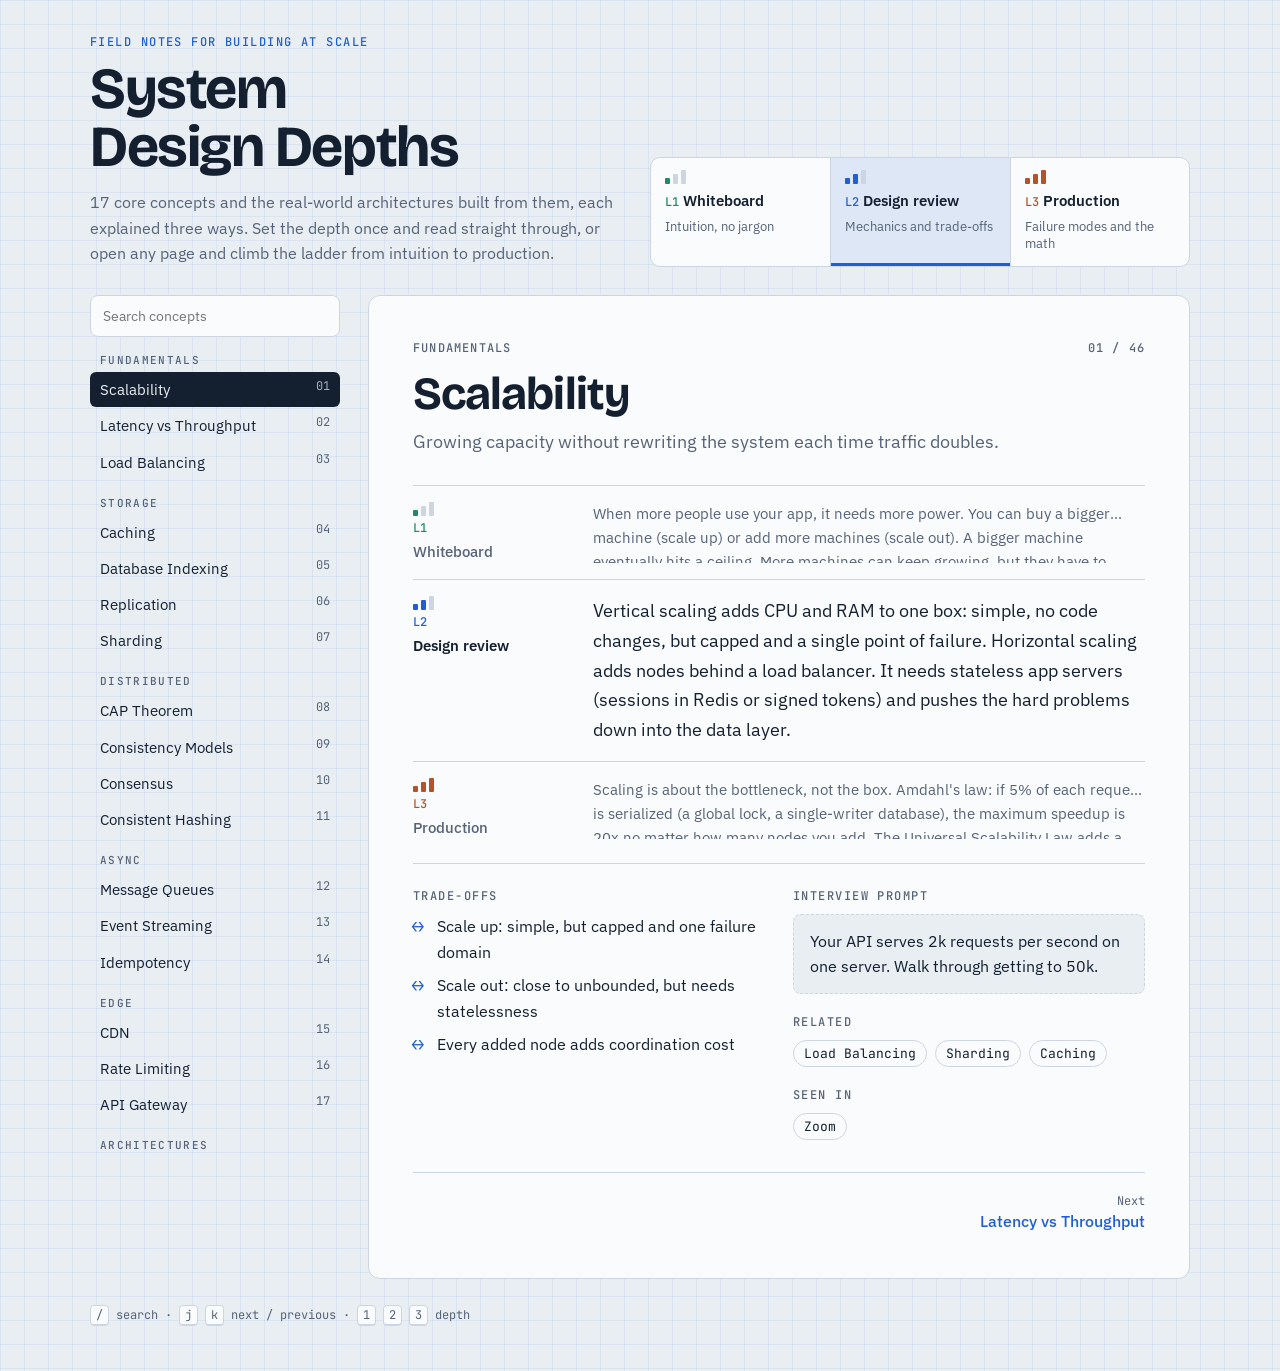
<file: index.html>
<!doctype html>
<title>System Design Depths</title>
<meta charset="utf-8">
<meta name="viewport" content="width=device-width, initial-scale=1, viewport-fit=cover">
<meta name="description" content="Core system design concepts, each explained at three depths: whiteboard intuition, design-review mechanics, and production failure modes.">
<link rel="preconnect" href="https://fonts.googleapis.com">
<link rel="preconnect" href="https://fonts.gstatic.com" crossorigin>
<link rel="stylesheet" href="https://fonts.googleapis.com/css2?family=Bricolage+Grotesque:opsz,wght@12..96,500;12..96,700&family=IBM+Plex+Sans:wght@400;500;600&family=JetBrains+Mono:wght@400;500&display=swap">
<meta name="theme-color" content="#E9EEF3" media="(prefers-color-scheme: light)">
<meta name="theme-color" content="#0E141C" media="(prefers-color-scheme: dark)">
<link rel="icon" href="favicon.svg" type="image/svg+xml">
<link rel="stylesheet" href="styles.css">

<div class="app">
  <header class="top">
    <div class="brand">
      <p class="eyebrow">Field notes for building at scale</p>
      <h1>System Design Depths</h1>
      <p class="lede">17 core concepts and the real-world architectures built from them, each explained three ways. Set the depth once and read straight through, or open any page and climb the ladder from intuition to production.</p>
    </div>
    <div class="dial" role="radiogroup" aria-label="Explanation depth">
      <button type="button" role="radio" data-depth="0" aria-checked="false">
        <span class="bars" data-lv="0"><i></i><i></i><i></i></span>
        <span><b>L1</b> <span class="nm">Whiteboard</span></span>
        <small>Intuition, no jargon</small>
      </button>
      <button type="button" role="radio" data-depth="1" aria-checked="true">
        <span class="bars" data-lv="1"><i></i><i></i><i></i></span>
        <span><b>L2</b> <span class="nm">Design review</span></span>
        <small>Mechanics and trade-offs</small>
      </button>
      <button type="button" role="radio" data-depth="2" aria-checked="false">
        <span class="bars" data-lv="2"><i></i><i></i><i></i></span>
        <span><b>L3</b> <span class="nm">Production</span></span>
        <small>Failure modes and the math</small>
      </button>
    </div>
  </header>

  <div class="layout">
    <nav class="index" aria-label="Concepts">
      <label for="q" class="sr">Search concepts</label>
      <input id="q" type="search" placeholder="Search concepts" autocomplete="off">
      <div id="nav"></div>
    </nav>
    <main id="sheet" class="sheet" tabindex="-1"></main>
  </div>

  <footer>
    <kbd>/</kbd> search · <kbd>j</kbd> <kbd>k</kbd> next / previous · <kbd>1</kbd> <kbd>2</kbd> <kbd>3</kbd> depth
  </footer>
</div>

<script src="data/fundamentals.js"></script>
<script src="data/storage.js"></script>
<script src="data/distributed.js"></script>
<script src="data/async.js"></script>
<script src="data/edge.js"></script>
<script src="data/cases/url-shortener.js"></script>
<script src="data/cases/typeahead.js"></script>
<script src="data/cases/youtube.js"></script>
<script src="data/cases/linkedin.js"></script>
<script src="data/cases/whatsapp.js"></script>
<script src="data/cases/uber.js"></script>
<script src="data/cases/dropbox.js"></script>
<script src="data/cases/ticketmaster.js"></script>
<script src="data/cases/payments.js"></script>
<script src="data/cases/netflix.js"></script>
<script src="data/cases/instagram.js"></script>
<script src="data/cases/google-docs.js"></script>
<script src="data/cases/twitter.js"></script>
<script src="data/cases/slack.js"></script>
<script src="data/cases/google-maps.js"></script>
<script src="data/cases/spotify.js"></script>
<script src="data/cases/airbnb.js"></script>
<script src="data/cases/zoom.js"></script>
<script src="data/cases/web-crawler.js"></script>
<script src="data/cases/amazon.js"></script>
<script src="data/cases/tiktok.js"></script>
<script src="data/cases/discord.js"></script>
<script src="data/cases/reddit.js"></script>
<script src="data/cases/stock-exchange.js"></script>
<script src="data/cases/notifications.js"></script>
<script src="data/cases/key-value-store.js"></script>
<script src="data/cases/metrics-monitoring.js"></script>
<script src="data/cases/llm-chat.js"></script>
<script src="data/cases/ad-click-aggregator.js"></script>
<script src="app.js"></script>
<script src="keys.js"></script>
</file>
<file: styles.css>
/* Layout: drafting sheet. Concept index rail on the left, one concept sheet on the right, depth dial above both. */
:root {
  --paper: #E9EEF3;
  --sheet: #FAFBFC;
  --ink: #142030;
  --muted: #566377;
  --line: #CDD6E0;
  --grid: rgba(31, 95, 209, .07);
  --accent: #1F5FD1;
  --l1: #23876A;
  --l2: #1F5FD1;
  --l3: #B4532A;
  --display: "Bricolage Grotesque", "Segoe UI", system-ui, sans-serif;
  --body: "IBM Plex Sans", system-ui, -apple-system, "Segoe UI", sans-serif;
  --mono: "JetBrains Mono", ui-monospace, Consolas, monospace;
}
@media (prefers-color-scheme: dark) {
  :root:not([data-theme="light"]) {
    --paper: #0E141C; --sheet: #141C27; --ink: #E3E9F1; --muted: #93A0B3; --line: #283444;
    --grid: rgba(118, 162, 242, .06); --accent: #76A2F2; --l1: #5CC4A2; --l2: #76A2F2; --l3: #EC8D5E;
    color-scheme: dark;
  }
}
:root[data-theme="dark"] {
  --paper: #0E141C; --sheet: #141C27; --ink: #E3E9F1; --muted: #93A0B3; --line: #283444;
  --grid: rgba(118, 162, 242, .06); --accent: #76A2F2; --l1: #5CC4A2; --l2: #76A2F2; --l3: #EC8D5E;
  color-scheme: dark;
}

* { box-sizing: border-box; }
body {
  margin: 0;
  background-color: var(--paper);
  background-image: linear-gradient(var(--grid) 1px, transparent 1px), linear-gradient(90deg, var(--grid) 1px, transparent 1px);
  background-size: 24px 24px;
  color: var(--ink);
  font: 16px/1.6 var(--body);
}
.app { max-width: 1180px; margin: 0 auto; padding-inline: clamp(16px, 4vw, 40px); padding-block: 36px 48px; display: grid; gap: 28px; }
.sr { position: absolute; width: 1px; height: 1px; overflow: hidden; clip: rect(0 0 0 0); white-space: nowrap; }

/* Header */
.top { display: flex; flex-wrap: wrap; gap: 24px; align-items: end; justify-content: space-between; }
.brand { min-width: 0; flex: 1 1 380px; }
.eyebrow { font: 500 12px/1 var(--mono); letter-spacing: .12em; text-transform: uppercase; color: var(--accent); margin: 0 0 12px; }
h1 { font: 700 clamp(36px, 5.5vw, 58px)/1 var(--display); letter-spacing: -.025em; margin: 0; text-wrap: balance; }
.lede { color: var(--muted); max-width: 56ch; margin: 14px 0 0; }

/* Depth dial */
[data-depth="0"], [data-d="0"] { --c: var(--l1); }
[data-depth="1"], [data-d="1"] { --c: var(--l2); }
[data-depth="2"], [data-d="2"] { --c: var(--l3); }
.dial { display: grid; grid-template-columns: repeat(3, minmax(0, 1fr)); border: 1px solid var(--line); border-radius: 10px; background: var(--sheet); overflow: hidden; width: min(100%, 540px); }
.dial button { all: unset; cursor: pointer; display: grid; gap: 4px; align-content: start; padding: 12px 14px 14px; border-left: 1px solid var(--line); }
.dial button:first-child { border-left: 0; }
.dial button:hover { background: color-mix(in srgb, var(--c) 6%, var(--sheet)); }
.dial button[aria-checked="true"] { background: color-mix(in srgb, var(--c) 13%, var(--sheet)); box-shadow: inset 0 -3px 0 var(--c); }
.dial button:focus-visible, .lv:focus-visible { outline: 2px solid var(--accent); outline-offset: -2px; }
.dial b, .lv b { font: 500 12px var(--mono); color: var(--c); }
.dial .nm { font-weight: 600; font-size: 15px; }
.dial small { color: var(--muted); font-size: 12.5px; line-height: 1.35; }
.bars { display: flex; gap: 3px; align-items: end; height: 14px; }
.bars i { width: 5px; background: var(--line); border-radius: 1px; }
.bars i:nth-child(1) { height: 6px; }
.bars i:nth-child(2) { height: 10px; }
.bars i:nth-child(3) { height: 14px; }
.bars[data-lv="0"] i:nth-child(1), .bars[data-lv="1"] i:nth-child(-n+2), .bars[data-lv="2"] i { background: var(--c); }

/* Index rail */
.layout { display: grid; grid-template-columns: 250px minmax(0, 1fr); gap: 28px; align-items: start; }
.index { position: sticky; top: calc(env(safe-area-inset-top, 0px) + 16px); display: grid; gap: 18px; max-height: calc(100vh - 32px); overflow: auto; min-width: 0; }
#q { width: 100%; font: inherit; font-size: 14px; padding: 9px 12px; border: 1px solid var(--line); border-radius: 8px; background: var(--sheet); color: var(--ink); }
#q:focus-visible { outline: 2px solid var(--accent); outline-offset: 1px; }
#nav { display: grid; gap: 18px; }
.group h3 { font: 500 11px/1 var(--mono); letter-spacing: .12em; text-transform: uppercase; color: var(--muted); margin: 0 0 6px 10px; }
.group ul { list-style: none; margin: 0; padding: 0; display: grid; gap: 1px; }
.group a { display: flex; justify-content: space-between; gap: 8px; padding: 6px 10px; border-radius: 6px; color: var(--ink); text-decoration: none; font-size: 14.5px; }
.group a:hover { background: var(--sheet); }
.group a:focus-visible { outline: 2px solid var(--accent); outline-offset: -2px; }
.group a[aria-current="page"] { background: var(--ink); color: var(--paper); }
.group .n { font: 12px var(--mono); color: var(--muted); font-variant-numeric: tabular-nums; }
.group a[aria-current="page"] .n { color: inherit; opacity: .7; }
.empty { color: var(--muted); font-size: 14px; margin: 0 10px; }

/* Concept sheet */
.sheet { background: var(--sheet); border: 1px solid var(--line); border-radius: 12px; padding: clamp(20px, 4vw, 44px); min-width: 0; outline: none; }
.meta { display: flex; justify-content: space-between; gap: 12px; font: 500 12px var(--mono); letter-spacing: .1em; text-transform: uppercase; color: var(--muted); }
.sheet h2 { font: 700 clamp(30px, 4.5vw, 46px)/1.05 var(--display); letter-spacing: -.02em; margin: 14px 0 10px; text-wrap: balance; }
.tag { font-size: 18px; color: var(--muted); margin: 0 0 28px; max-width: 60ch; }

.ladder { display: grid; margin-bottom: 8px; }
.rung { display: grid; grid-template-columns: 160px minmax(0, 1fr); gap: 20px; padding: 16px 0; border-top: 1px solid var(--line); cursor: pointer; }
.rung.on { cursor: default; }
.lv { all: unset; cursor: pointer; display: grid; gap: 4px; align-content: start; }
.lv span:last-child { font-weight: 600; font-size: 14.5px; }
.rung:not(.on) .lv span:last-child { color: var(--muted); font-weight: 500; }
.rung p { margin: 0; max-width: 66ch; }
.rung:not(.on) p { color: var(--muted); font-size: 15px; display: -webkit-box; -webkit-line-clamp: 1; -webkit-box-orient: vertical; overflow: hidden; }
.rung:not(.on):hover p { color: var(--ink); }
.rung.on p { font-size: 17.5px; line-height: 1.7; }

.facts { display: grid; grid-template-columns: repeat(auto-fit, minmax(260px, 1fr)); gap: 28px; border-top: 1px solid var(--line); padding-top: 24px; }
.facts > div { min-width: 0; }
h4 { font: 500 12px var(--mono); letter-spacing: .12em; text-transform: uppercase; color: var(--muted); margin: 0 0 10px; }
.trade { list-style: none; padding: 0; margin: 0; display: grid; gap: 8px; }
.trade li { padding-left: 24px; position: relative; }
.trade li::before { content: "\2194"; position: absolute; left: 0; color: var(--accent); font-family: var(--mono); }
.trade.key li::before { content: "\25B8"; }
h4.sp { margin-top: 20px; }

/* Architecture blueprint */
.note { font: 12.5px/1.5 var(--mono); color: var(--muted); margin: -16px 0 24px; }
.blueprint { display: grid; gap: 10px; margin-bottom: 28px; }
.blueprint h4 { margin: 8px 0 0; }
.scale { display: grid; grid-template-columns: repeat(auto-fit, minmax(150px, 1fr)); gap: 12px 20px; margin: 0; }
.scale div { border-top: 1px solid var(--ink); padding-top: 8px; min-width: 0; }
.scale dt { font: 12px/1.4 var(--mono); color: var(--muted); }
.scale dd { margin: 4px 0 0; font: 600 19px/1.25 var(--display); font-variant-numeric: tabular-nums; }
.flow { list-style: none; margin: 0; padding: 0; display: flex; flex-wrap: wrap; align-items: center; gap: 8px 6px; }
.flow li { display: flex; align-items: center; gap: 6px; font: 13px var(--mono); }
.flow li + li::before { content: "\2192"; color: var(--accent); }
.flow span { padding: 6px 10px; border: 1px solid var(--line); border-radius: 6px; background: var(--paper); }

.ask { border: 1px dashed var(--line); border-radius: 8px; padding: 14px 16px; background: var(--paper); }
.ask p { margin: 0; font-size: 15.5px; }
.nums-wrap { overflow-x: auto; margin-top: 24px; }
.nums { width: 100%; border-collapse: collapse; font-size: 14px; font-variant-numeric: tabular-nums; }
.nums td { padding: 6px 0; border-bottom: 1px solid var(--line); }
.nums td:last-child { text-align: right; font-family: var(--mono); padding-left: 16px; white-space: nowrap; }
.related { display: flex; flex-wrap: wrap; gap: 8px; }
.related a { font: 13px var(--mono); padding: 4px 10px; border: 1px solid var(--line); border-radius: 999px; color: var(--ink); text-decoration: none; }
.related a:hover, .related a:focus-visible { border-color: var(--accent); color: var(--accent); outline: none; }
.pager { display: flex; justify-content: space-between; gap: 12px; margin-top: 32px; padding-top: 20px; border-top: 1px solid var(--line); }
.pager a { color: var(--accent); text-decoration: none; font-weight: 500; }
.pager a:last-child { text-align: right; margin-left: auto; }
.pager a span { display: block; font: 12px var(--mono); color: var(--muted); }

footer { font: 12px var(--mono); color: var(--muted); }
kbd { font: 12px var(--mono); border: 1px solid var(--line); border-bottom-width: 2px; border-radius: 4px; padding: 1px 5px; background: var(--sheet); }

@media (prefers-reduced-motion: no-preference) {
  .rung.on p { animation: rise .22s ease-out; }
  @keyframes rise { from { transform: translateY(4px); } to { transform: none; } }
}
@media (max-width: 820px) {
  .layout { grid-template-columns: minmax(0, 1fr); }
  .index { position: static; max-height: none; overflow: visible; }
  #nav { display: flex; gap: 16px; overflow-x: auto; padding-bottom: 6px; }
  .group { flex: none; }
  .group ul { display: flex; gap: 4px; }
  .group a { white-space: nowrap; }
}
@media (max-width: 560px) {
  .rung { grid-template-columns: minmax(0, 1fr); gap: 6px; }
  .dial small { display: none; }
}
</file>
